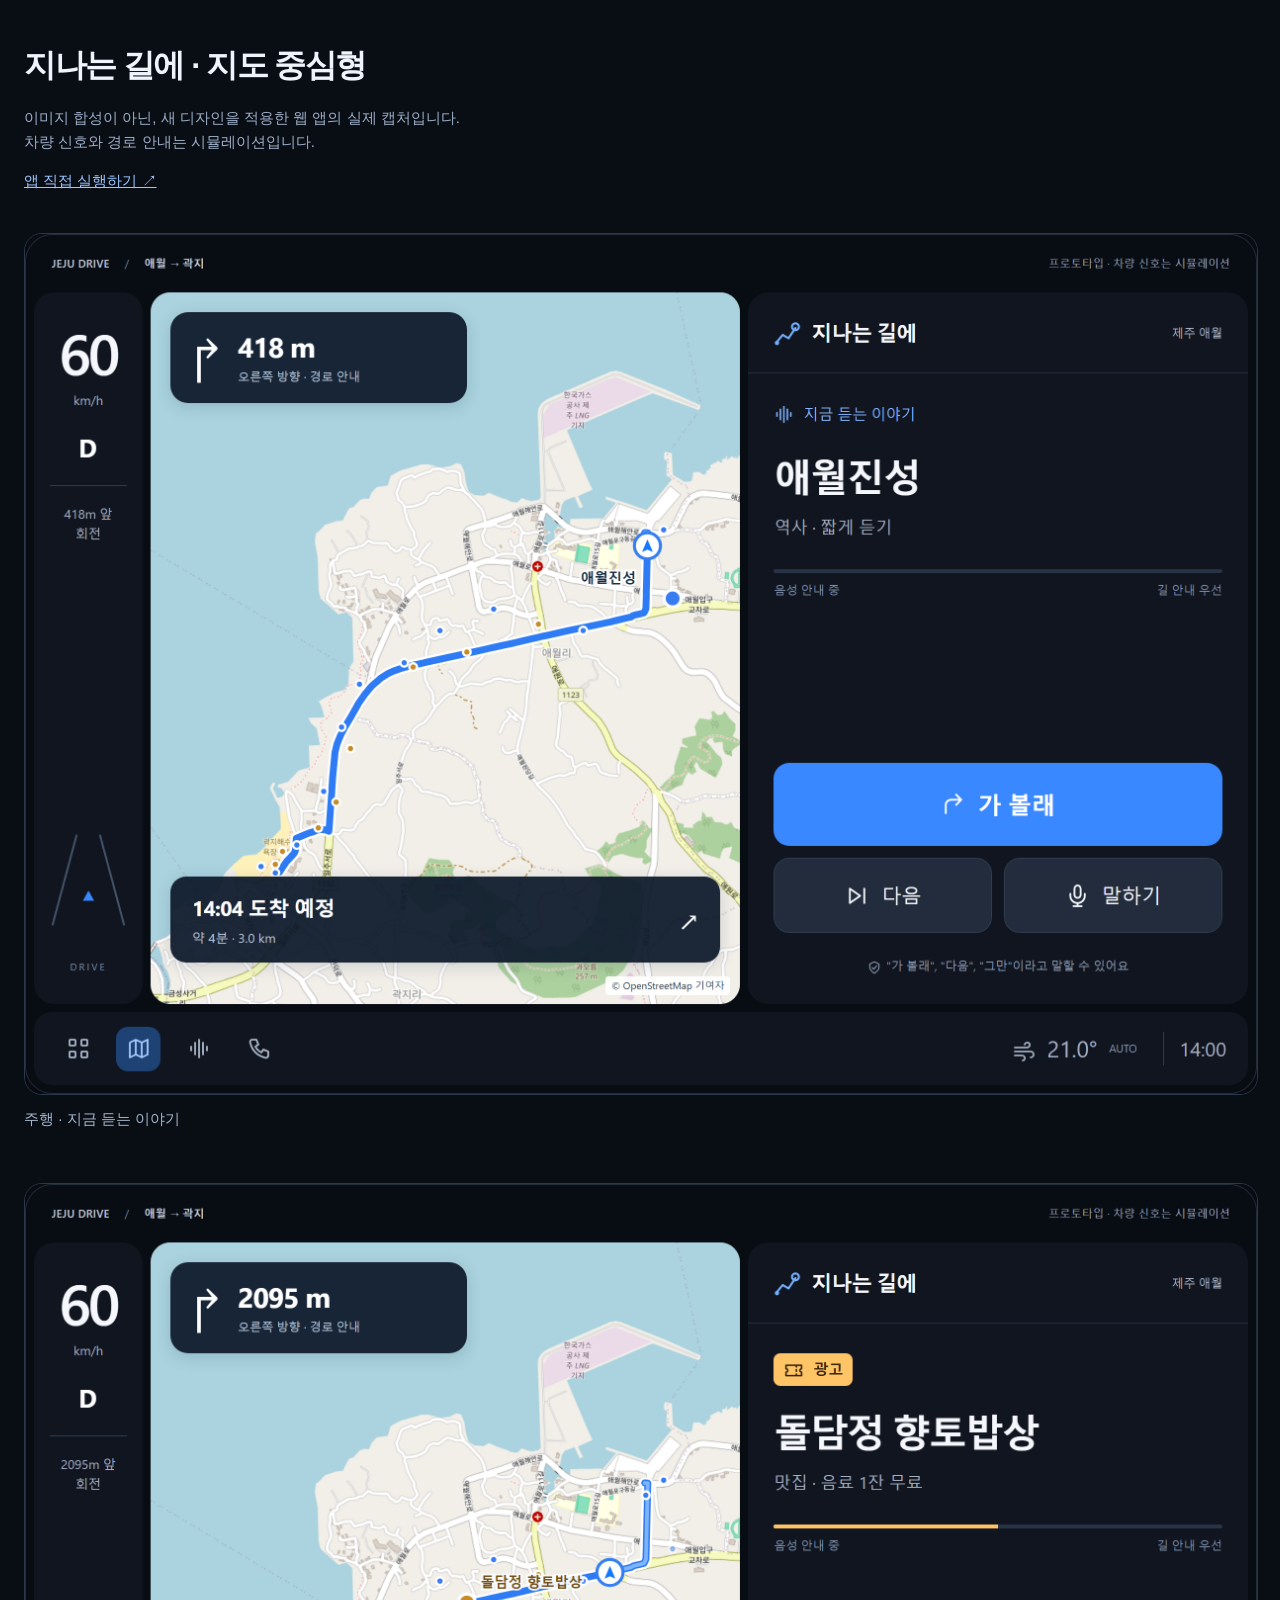
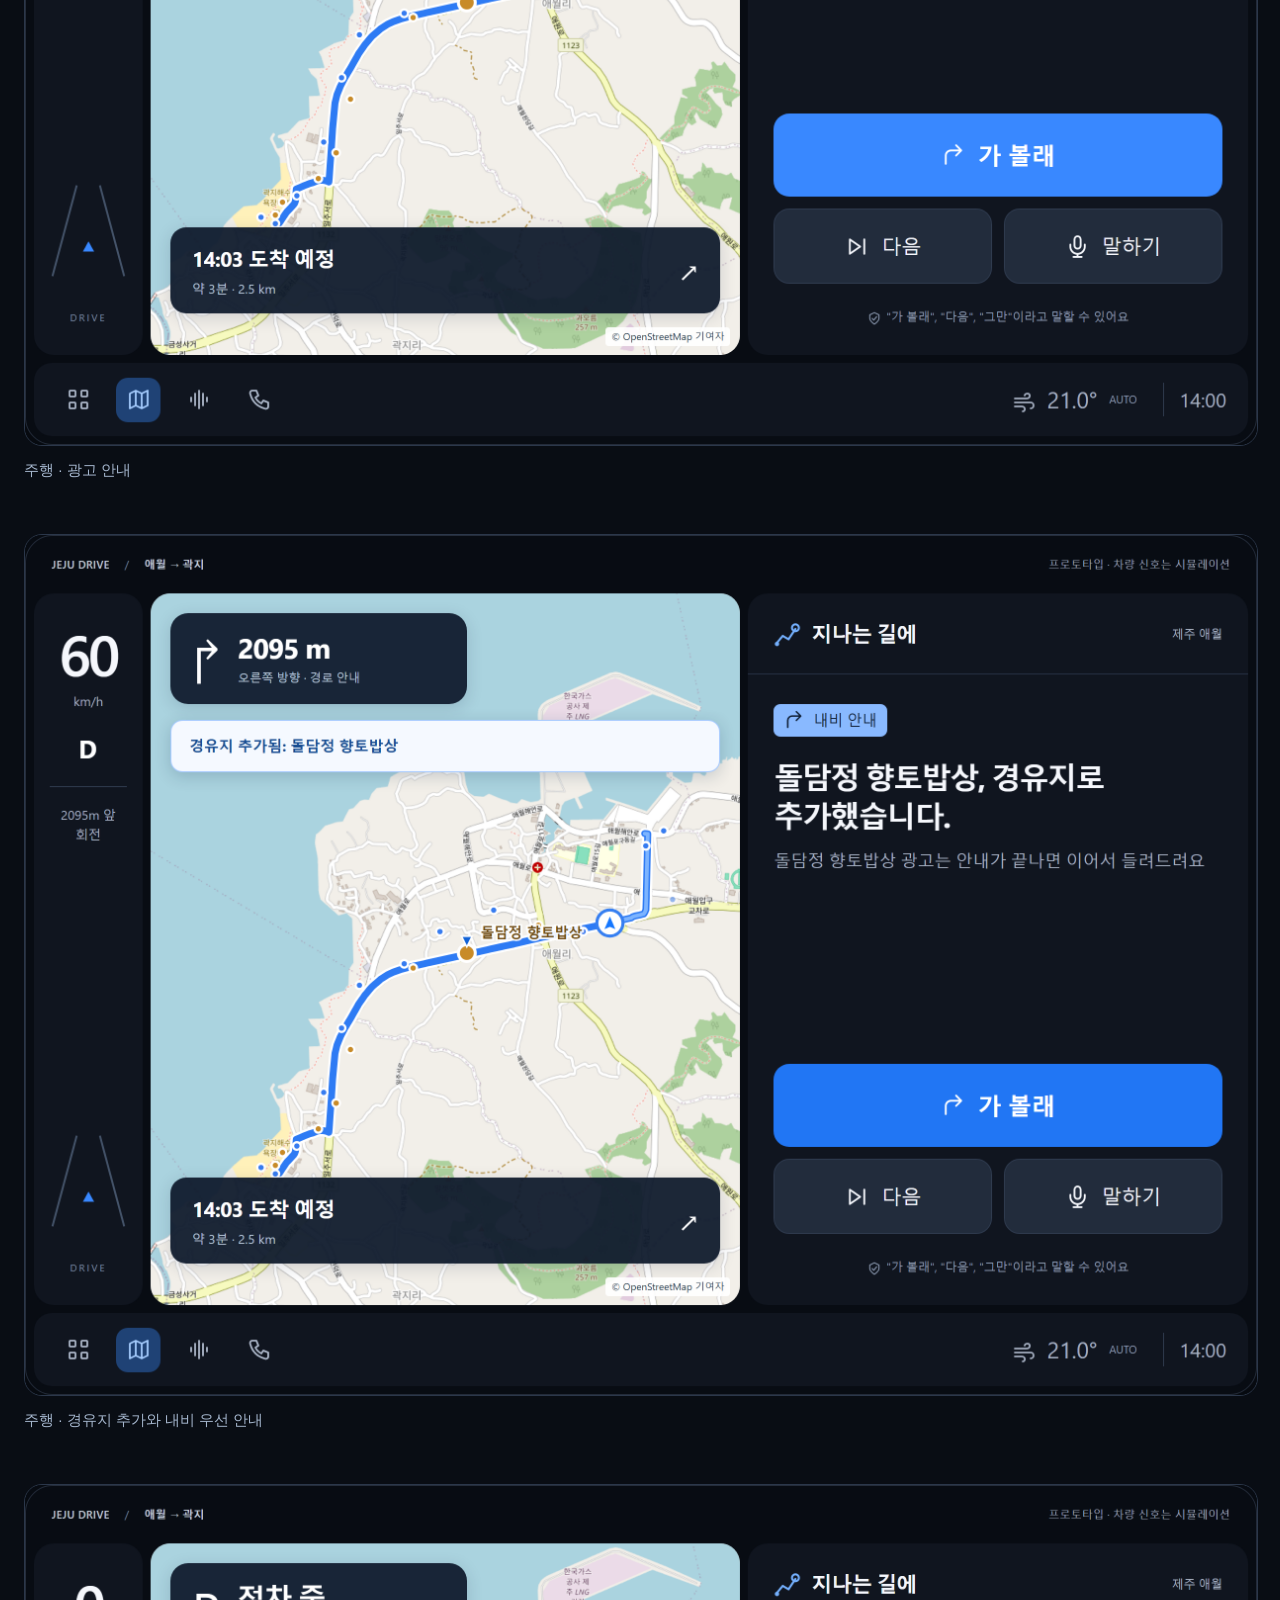
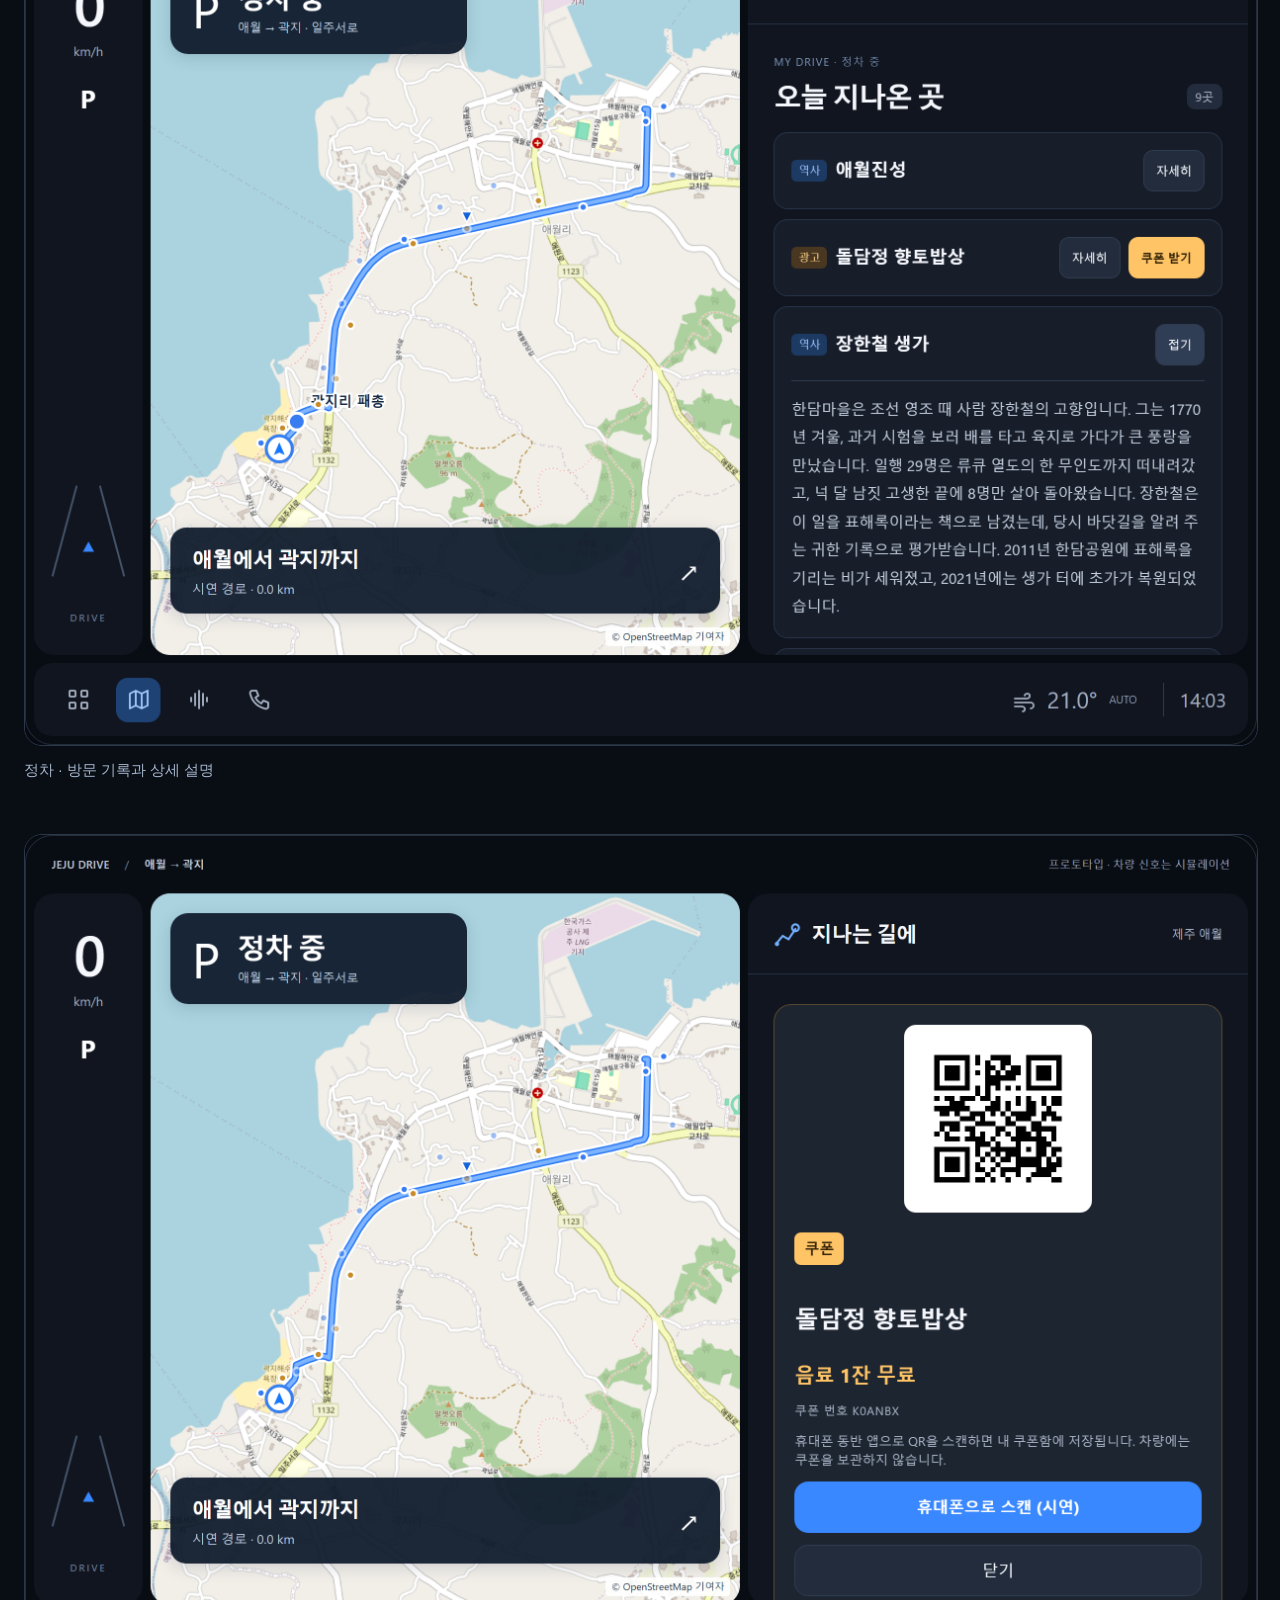
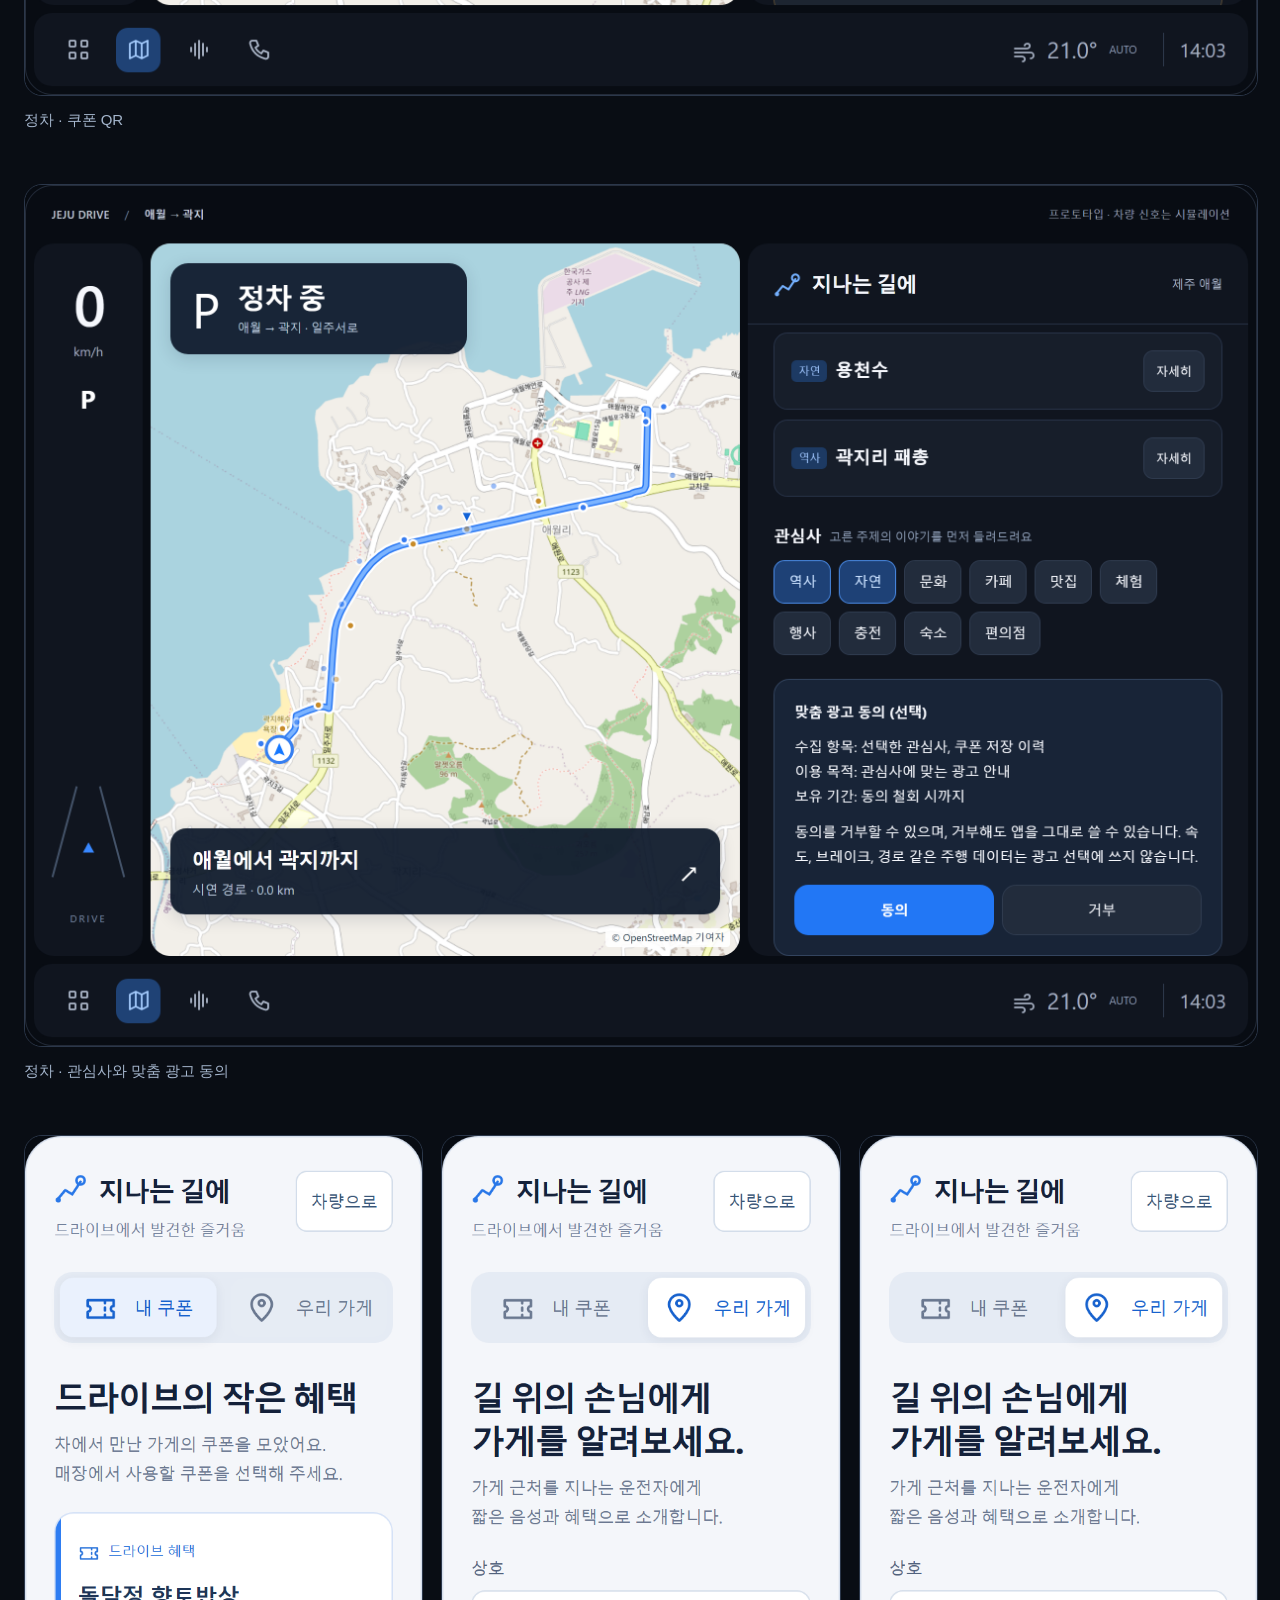
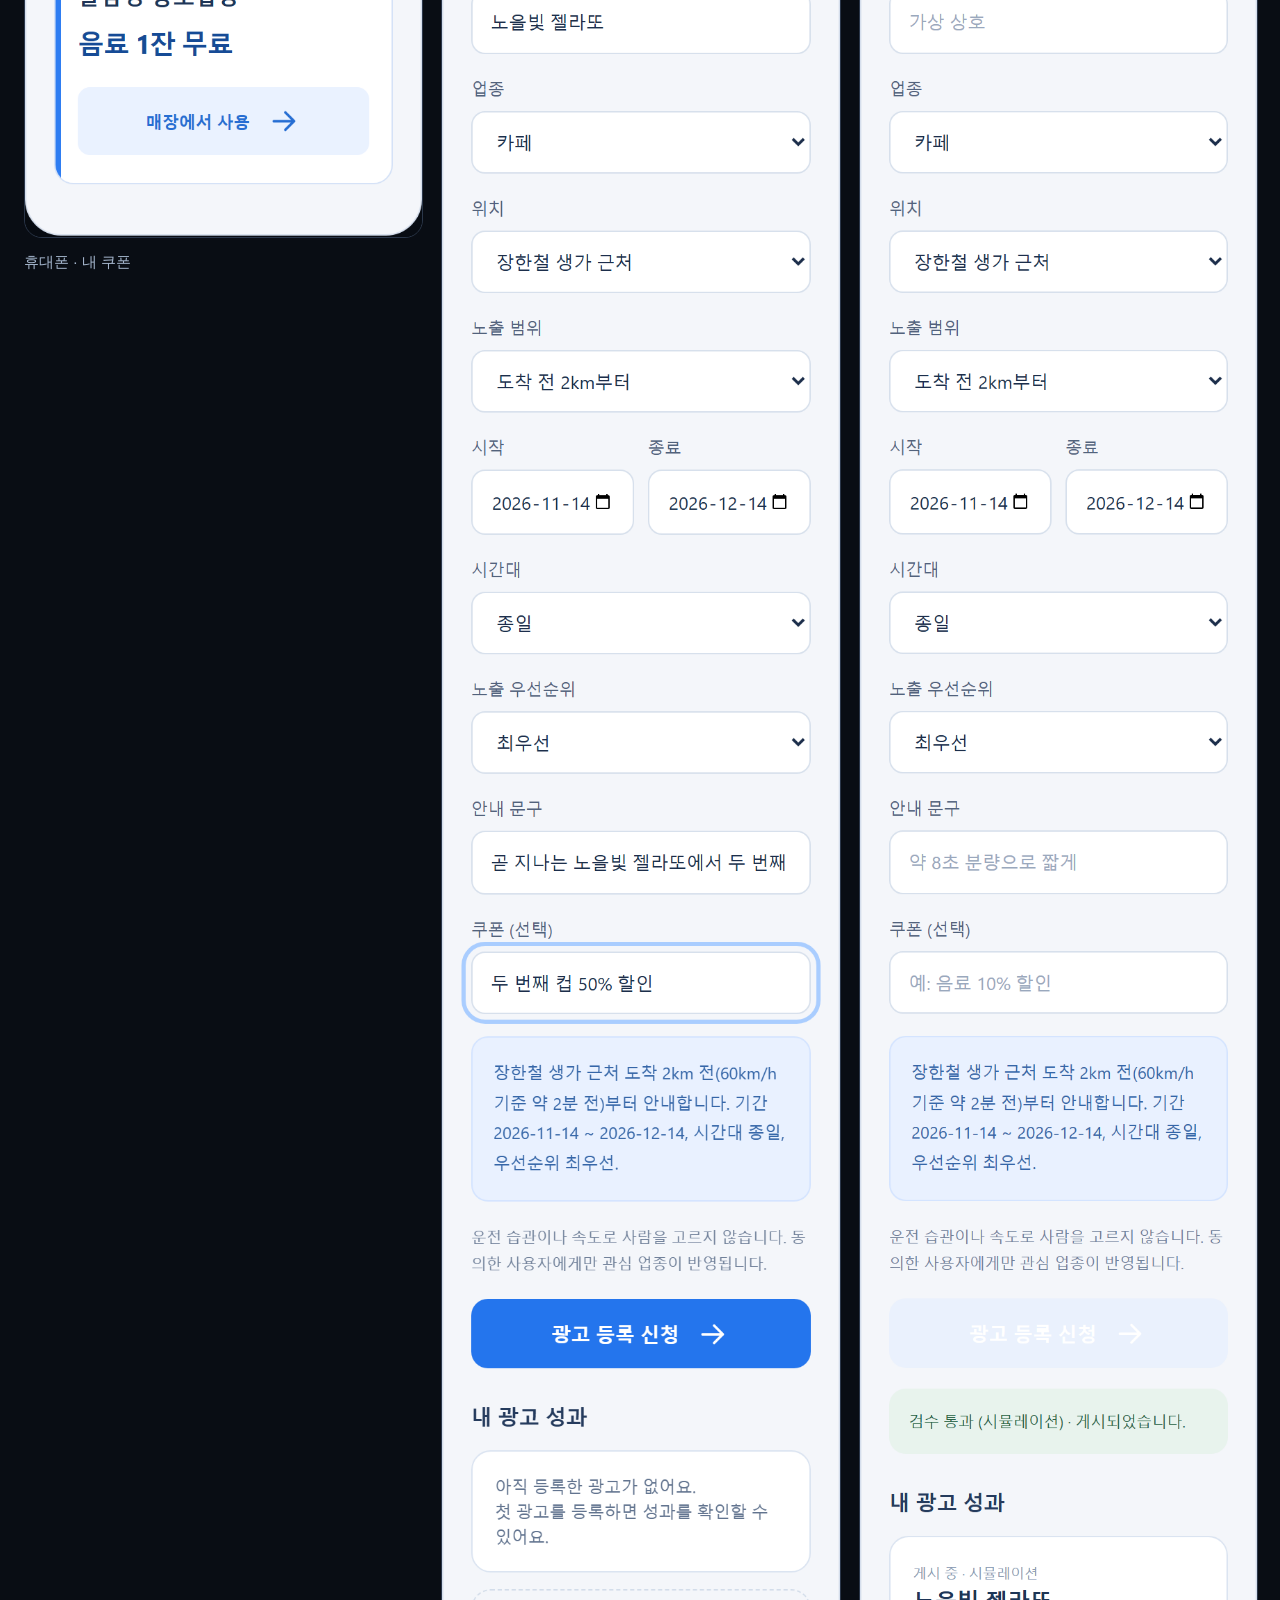
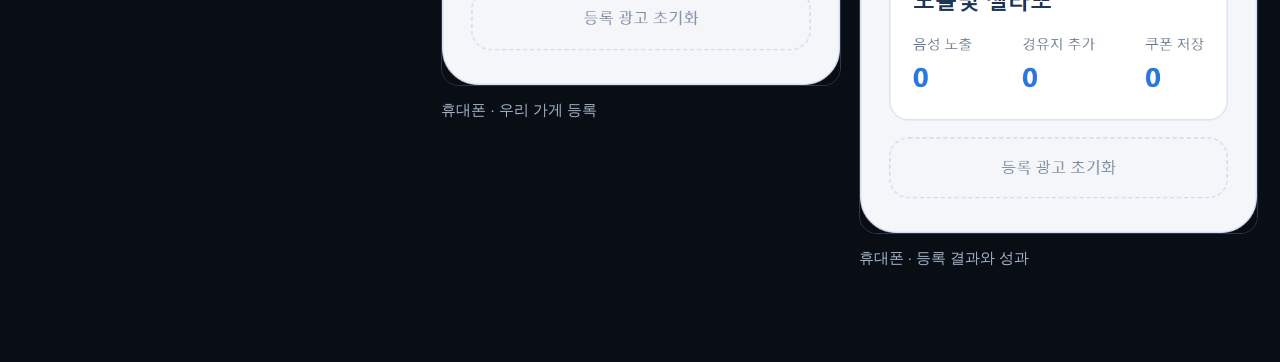
<file: design/index.html>
<!doctype html>
<html lang="ko">
<meta charset="utf-8"><meta name="viewport" content="width=device-width,initial-scale=1">
<title>지나는 길에 · 지도 중심형 디자인</title>
<style>html{color-scheme:dark}body{margin:0;background:#090d14;color:#eef3fc;font:15px/1.6 "Segoe UI","Malgun Gothic",sans-serif}main{max-width:1280px;margin:auto;padding:40px 24px}h1{letter-spacing:-1.5px;font-size:32px;margin:0 0 10px}p{color:#9daec7}a{color:#9cc6ff}header{margin-bottom:40px}figure{margin:0 0 40px}figure img{display:block;width:100%;border-radius:18px;border:1px solid #2b374a}figcaption{padding:12px 0;color:#a4b5cc}.phone-grid{display:grid;grid-template-columns:repeat(3,minmax(0,1fr));gap:20px;align-items:start}.phone-grid figure img{width:100%}@media(max-width:700px){.phone-grid{grid-template-columns:1fr}.phone-grid figure{max-width:380px;margin:auto}main{padding:24px 14px}h1{font-size:26px}}</style>
<main><header><h1>지나는 길에 · 지도 중심형</h1><p>이미지 합성이 아닌, 새 디자인을 적용한 웹 앱의 실제 캡처입니다.<br>차량 신호와 경로 안내는 시뮬레이션입니다.</p><a href="../prototype/index.html">앱 직접 실행하기 ↗</a></header>
<figure><img src="car-01-driving-story.png" alt="실제 지도 위 경로와 이야기 재생 화면"><figcaption>주행 · 지금 듣는 이야기</figcaption></figure>
<figure><img src="car-02-driving-ad.png" alt="광고를 노란 배지로 구분한 화면" loading="lazy"><figcaption>주행 · 광고 안내</figcaption></figure>
<figure><img src="car-03-navi-first.png" alt="경유지 추가 및 내비 안내 우선 화면" loading="lazy"><figcaption>주행 · 경유지 추가와 내비 우선 안내</figcaption></figure>
<figure><img src="car-06-parked-history.png" alt="정차 중 오늘 지나온 장소 기록" loading="lazy"><figcaption>정차 · 방문 기록과 상세 설명</figcaption></figure>
<figure><img src="car-07-coupon-qr.png" alt="휴대폰으로 가져가는 쿠폰 QR" loading="lazy"><figcaption>정차 · 쿠폰 QR</figcaption></figure>
<figure><img src="car-08-consent.png" alt="관심사 및 맞춤 광고 선택 동의" loading="lazy"><figcaption>정차 · 관심사와 맞춤 광고 동의</figcaption></figure>
<div class="phone-grid"><figure><img src="phone-01-coupon-wallet.png" alt="휴대폰 쿠폰함" loading="lazy"><figcaption>휴대폰 · 내 쿠폰</figcaption></figure><figure><img src="phone-02-advertiser-form.png" alt="휴대폰 광고 등록 화면" loading="lazy"><figcaption>휴대폰 · 우리 가게 등록</figcaption></figure><figure><img src="phone-03-advertiser-result.png" alt="광고 검수 결과와 성과 화면" loading="lazy"><figcaption>휴대폰 · 등록 결과와 성과</figcaption></figure></div>
</main></html>
</file>
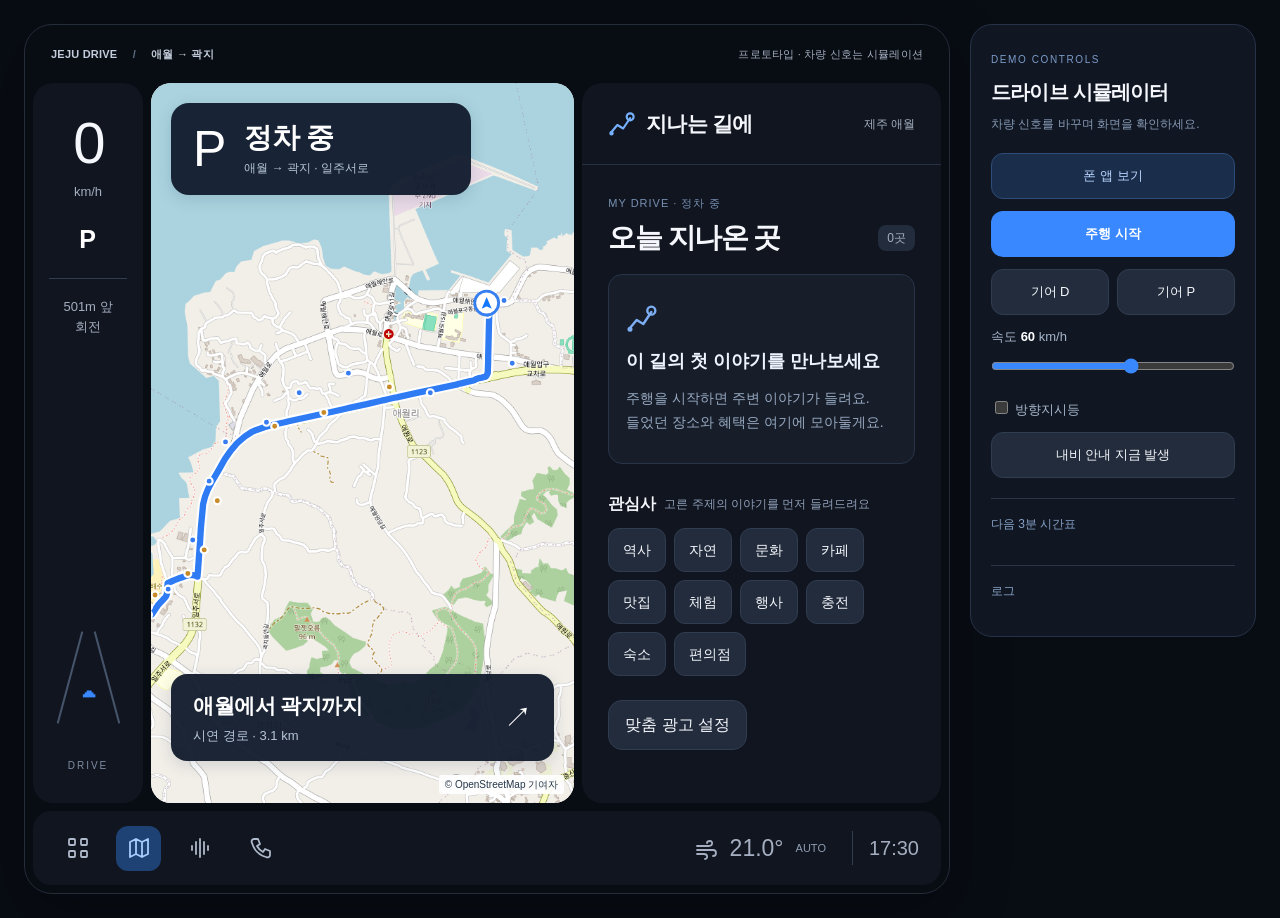
<file: prototype/index.html>
<!doctype html>
<html lang="ko">
<head>
<meta charset="utf-8">
<meta name="viewport" content="width=device-width, initial-scale=1">
<meta name="theme-color" content="#10151f">
<title>지나는 길에 · 제주 드라이브</title>
<link rel="stylesheet" href="b/style.css">
<link rel="stylesheet" href="phone/phone.css">
<link rel="stylesheet" href="b/map-first.css">
</head>
<body>
<main class="stage">
  <section class="car" aria-label="차량 화면 시뮬레이션">
    <div class="status"><span class="system-brand">JEJU DRIVE <span class="system-separator">/</span> 애월 → 곽지</span><span>프로토타입 · 차량 신호는 시뮬레이션</span></div>
    <div class="driving">
      <div class="speed"><b id="speed">0</b><small>km/h</small></div>
      <div id="gear" class="gearbox">P</div>
      <div id="tbt" class="tbt"></div>
      <div class="drive-lanes" aria-hidden="true"><span></span><b>▴</b><span></span></div>
      <span class="drive-caption">DRIVE</span>
    </div>
    <div class="navi">
      <svg id="map" viewBox="0 0 768 1024" role="img" aria-label="OpenStreetMap 기반 제주 애월~곽지 시연 경로"></svg>
      <div class="turn-card"><span id="turnIcon" aria-hidden="true">↱</span><div><b id="turnDistance">주행 준비</b><span id="turnRoad">애월 → 곽지 · 일주서로</span></div></div>
      <p id="waypoint" class="waypoint" role="status" hidden></p>
      <div class="arrival-card"><div><b id="arrivalTime">제주 드라이브</b><span id="arrivalMeta">애월~곽지 · 약 3.1 km</span></div><span aria-hidden="true">↗</span></div>
      <a class="map-credit" href="https://www.openstreetmap.org/copyright" target="_blank" rel="noopener">© OpenStreetMap 기여자</a>
    </div>
    <section class="app-window" aria-label="지나는 길에 앱">
      <header class="app-toolbar"><span class="app-brand"><span id="brandIcon" aria-hidden="true"></span><span id="appName"></span></span><span class="app-location">제주 애월</span></header>
      <div id="panel" class="app"></div>
    </section>
    <footer class="gnb"><div class="dock"><span class="dock-item" aria-label="앱 목록" data-icon="grid"></span><span class="dock-item selected" aria-label="지도" data-icon="map"></span><span class="dock-item" aria-label="오디오" data-icon="audio"></span><span class="dock-item" aria-label="전화" data-icon="phone"></span></div><div class="climate"><span data-icon="wind" aria-hidden="true"></span><span>21.0°</span><small>AUTO</small></div><time id="clock">14:32</time></footer>
  </section>

  <aside id="console" class="console" aria-label="차량 신호 조작 패널">
    <div class="console-heading"><span class="console-kicker">DEMO CONTROLS</span><h1>드라이브 시뮬레이터</h1><p>차량 신호를 바꾸며 화면을 확인하세요.</p></div>
    <button id="showPhone">폰 앱 보기</button>
    <button id="start">주행 시작</button>
    <div class="row">
      <button id="gearD">기어 D</button>
      <button id="gearP">기어 P</button>
    </div>
    <label>속도 <output id="speedOut">60</output> km/h
      <input id="speedInput" type="range" min="5" max="100" step="5" value="60">
    </label>
    <label><input id="signal" type="checkbox"> 방향지시등</label>
    <button id="naviNow">내비 안내 지금 발생</button>
    <h2>다음 3분 시간표</h2>
    <ol id="plan"></ol>
    <h2>로그</h2>
    <ol id="log"></ol>
  </aside>

  <aside id="phone" class="phone" aria-label="휴대폰 동반 앱 시뮬레이션" hidden></aside>
</main>

<script src="shared/app.js"></script>
<script src="b/icons.js"></script>
<script src="a/route.js"></script>
<script src="b/content.js"></script>
<script src="a/planner.js"></script>
<script src="b/audio.js"></script>
<script src="b/screen.js"></script>
<script src="a/sim.js"></script>
<script src="phone/phone.js"></script>
</body>
</html>
</file>
<file: prototype/b/style.css>
:root {
  --bg: #0f1216; --panel: #1b2027; --raised: #252b34; --text: #f2f4f7; --muted: #9aa4b2; --line: #2d343e;
  --accent: #4cc2a4; --accent-ink: #06231c; --ad: #f2b04c; --ad-ink: #2b1d05; --navi: #6aa9ff; --navi-ink: #06182f;
}
* { box-sizing: border-box; }
body { margin: 0; background: #05070a; color: var(--text); font-family: "Pretendard", "Malgun Gothic", "Apple SD Gothic Neo", system-ui, sans-serif; }
button { font: inherit; color: var(--text); background: #2a313b; border: 1px solid var(--line); border-radius: 12px; padding: 12px 16px; cursor: pointer; }
button:disabled { opacity: 0.4; cursor: default; }
button.primary { background: var(--accent); border-color: var(--accent); color: var(--accent-ink); font-weight: 700; }
button:focus-visible { outline: 3px solid var(--navi); outline-offset: 2px; }
.stage { display: grid; grid-template-columns: minmax(0, 1fr) 300px; gap: 12px; padding: 12px; min-height: 100vh; }

/* Car screen: Driving view (left), navigation (middle), this app's window (right). */
.car { display: grid; grid-template: 36px 1fr 48px / 220px 1fr 1fr; background: var(--bg); border-radius: 16px; overflow: hidden; }
.status { grid-column: 1 / -1; display: flex; justify-content: space-between; align-items: center; padding: 0 16px; color: var(--muted); font-size: 13px; }
#appName { color: var(--text); font-weight: 700; }
.driving { background: var(--panel); padding: 24px; display: flex; flex-direction: column; gap: 20px; }
.speed b { font-size: 64px; font-variant-numeric: tabular-nums; }
.speed small { margin-left: 6px; color: var(--muted); }
.gearbox { font-size: 32px; color: var(--accent); font-weight: 700; }
.tbt { color: var(--muted); font-size: 18px; }
.navi { border-left: 1px solid var(--line); padding: 12px; position: relative; }
.navi svg { width: 100%; height: 100%; }
.waypoint { position: absolute; left: 16px; right: 16px; top: 12px; margin: 0; padding: 12px; border-radius: 10px; background: var(--accent); color: var(--accent-ink); font-weight: 700; text-align: center; }
.road { fill: none; stroke: #3a4350; stroke-width: 10; stroke-linecap: round; stroke-linejoin: round; }
.passed { fill: none; stroke: var(--navi); stroke-width: 6; stroke-linecap: round; stroke-linejoin: round; opacity: 0.8; }
.place { stroke: var(--bg); stroke-width: 2; }
.place.story { fill: var(--accent); }
.place.ad { fill: var(--ad); }
.place.heard { opacity: 0.45; }
.place.active { opacity: 1; stroke: #fff; stroke-width: 3; }
.pin { fill: #ff6b6b; stroke: #fff; stroke-width: 1.5; }
.carDot { fill: #fff; stroke: var(--navi); stroke-width: 4; }
.gnb { grid-column: 1 / -1; display: flex; align-items: center; justify-content: center; color: var(--muted); border-top: 1px solid var(--line); font-size: 13px; }

/* App window */
.app { border-left: 1px solid var(--line); padding: 28px; overflow: auto; max-height: calc(100vh - 108px); }
.label { margin: 0 0 10px; }
.badge { display: inline-block; margin: 0; padding: 4px 10px; border-radius: 999px; font-size: 14px; font-weight: 700; background: var(--raised); color: var(--muted); }
.badge.story { background: var(--accent); color: var(--accent-ink); }
.badge.ad { background: var(--ad); color: var(--ad-ink); }
.badge.navi-prompt { background: var(--navi); color: var(--navi-ink); }
.title { font-size: 34px; line-height: 1.25; margin: 0 0 8px; word-break: keep-all; }
.meta { color: var(--muted); font-size: 18px; margin: 0 0 16px; }
.now { min-height: 170px; }
.now.navi-prompt .title { font-size: 28px; }
.progress { height: 6px; border-radius: 3px; background: var(--raised); overflow: hidden; margin-bottom: 24px; }
.progress span { display: block; height: 100%; width: 0; background: var(--accent); }
.now.ad .progress span { background: var(--ad); }
.controls { display: grid; grid-template-columns: 1fr 1fr; gap: 12px; }
.controls button { font-size: 24px; padding: 22px; min-height: 76px; }
.controls .primary { grid-column: 1 / -1; }
.controls .listening { background: var(--navi); border-color: var(--navi); color: var(--navi-ink); }
.hint { color: var(--muted); font-size: 15px; margin: 16px 0 0; }

.parked-head { display: flex; align-items: baseline; justify-content: space-between; gap: 8px; }
.parked-head .title { font-size: 28px; }
.count { color: var(--muted); }
.heard { list-style: none; padding: 0; margin: 8px 0 0; }
.heard li { padding: 12px 0; border-bottom: 1px solid var(--line); }
.heard li.empty { color: var(--muted); line-height: 1.5; }
.row-head { display: flex; align-items: center; gap: 10px; flex-wrap: wrap; }
.row-head b { flex: 1; min-width: 120px; font-size: 18px; }
.actions { display: flex; gap: 6px; }
.actions button { padding: 8px 12px; font-size: 14px; }
.actions button[data-coupon] { background: var(--ad); border-color: var(--ad); color: var(--ad-ink); font-weight: 700; }
.actions button.saved { background: var(--raised); border-color: var(--line); color: var(--muted); }
.tag { font-size: 12px; padding: 3px 8px; border-radius: 999px; background: var(--raised); color: var(--accent); }
.tag.ad { color: var(--ad); }
.detail { margin: 10px 0 0; color: #d6dbe2; line-height: 1.7; font-size: 16px; }
.app h3 { margin: 24px 0 8px; font-size: 16px; }
.app h3 small { color: var(--muted); font-weight: 400; margin-left: 6px; }
.chips { display: flex; flex-wrap: wrap; gap: 8px; margin-bottom: 16px; }
.chips button { padding: 10px 14px; }
.chips button[aria-pressed="true"] { background: var(--accent); border-color: var(--accent); color: var(--accent-ink); }
.consent { background: var(--panel); border-radius: 12px; padding: 14px; font-size: 14px; line-height: 1.6; }
.consent p { margin: 0 0 8px; }
.note { color: var(--accent); }

.qr-card { display: flex; gap: 20px; align-items: flex-start; background: var(--panel); border: 1px solid var(--ad); border-radius: 16px; padding: 18px; margin-bottom: 20px; }
.qr-image { flex: 0 0 180px; background: #fff; border-radius: 10px; padding: 6px; }
.qr-image svg { display: block; width: 100%; height: auto; }
.qr-info { display: flex; flex-direction: column; gap: 8px; min-width: 0; }
.qr-info h3 { margin: 0; font-size: 22px; }
.qr-info p { margin: 0; }
.qr-info .badge { align-self: flex-start; }
.qr-info .coupon { color: var(--ad); font-size: 20px; font-weight: 700; }
.qr-info .code { color: var(--muted); font-variant-numeric: tabular-nums; letter-spacing: 0.05em; }
.qr-info .note { color: var(--muted); font-size: 14px; line-height: 1.5; }
.qr-info .done { color: var(--accent); font-weight: 700; }

/* Demo video subtitles (?caption or ?demo): outside the car screen. */
.caption { position: fixed; left: 50%; bottom: 24px; transform: translateX(-50%); max-width: min(900px, 90vw); padding: 12px 18px; border-radius: 12px; background: rgba(0, 0, 0, 0.82); color: #fff; font-size: 22px; line-height: 1.45; z-index: 20; }
.caption .who { display: inline-block; margin-right: 10px; padding: 2px 8px; border-radius: 6px; font-size: 15px; font-weight: 700; background: var(--accent); color: var(--accent-ink); vertical-align: 2px; }
.caption .who.ad { background: var(--ad); color: var(--ad-ink); }
.caption .who.navi-prompt { background: var(--navi); color: var(--navi-ink); }
.caption .who.driver { background: #fff; color: #000; }

/* Control panel (simulation, A) */
.console { background: var(--panel); border-radius: 16px; padding: 16px; display: flex; flex-direction: column; gap: 12px; font-size: 14px; }
.console h1 { font-size: 18px; margin: 0; }
.console h2 { font-size: 14px; margin: 8px 0 0; color: var(--muted); }
.console ol { margin: 0; padding-left: 18px; max-height: 180px; overflow: auto; }
.console input[type="range"] { width: 100%; }
.row { display: flex; gap: 8px; }
.row button { flex: 1; }

/* Portrait car screens and narrow windows: one column. */
@media (max-width: 900px) {
  .stage { grid-template-columns: 1fr; }
  .car { grid-template: 36px auto minmax(260px, auto) auto 48px / 1fr; }
  .driving { flex-direction: row; align-items: center; justify-content: space-between; padding: 16px 24px; }
  .navi, .app { border-left: 0; border-top: 1px solid var(--line); }
  .app { max-height: none; }
  .qr-card { flex-direction: column; }
  .qr-image { flex-basis: auto; width: 200px; }
}
</file>
<file: prototype/phone/phone.css>
[hidden] { display: none !important; }
.phone { background: var(--panel); border-radius: 28px; padding: 16px; display: flex; flex-direction: column; gap: 12px; font-size: 14px; max-height: calc(100vh - 24px); overflow: auto; }
.phone-top { display: flex; justify-content: space-between; align-items: center; gap: 8px; }
.phone-top button { padding: 8px 10px; font-size: 12px; }
.phone .row button[aria-pressed="true"] { background: var(--accent); color: #06231c; }
.phone form { display: flex; flex-direction: column; gap: 10px; }
.phone form label { display: flex; flex-direction: column; gap: 4px; color: var(--muted); flex: 1; min-width: 0; }
.phone input, .phone select { font: inherit; color: var(--text); background: #2a313b; border: 1px solid var(--line); border-radius: 8px; padding: 8px; width: 100%; }
.phone h3 { margin: 8px 0; font-size: 14px; color: var(--muted); }
.phone ul { list-style: none; margin: 0; padding: 0; }
.phone li { padding: 8px 0; border-bottom: 1px solid var(--line); line-height: 1.5; }
.phone .note { margin: 0; font-size: 12px; }
.phone .preview { margin: 0; padding: 10px; border-radius: 8px; background: #2a313b; line-height: 1.5; }
</file>
<file: prototype/b/map-first.css>
/* Map-first product skin. All assets are local; driving and parked states share tokens. */
:root{color-scheme:dark;--bg:#10151f;--panel:#171e2a;--raised:#222c3c;--text:#f5f7fc;--muted:#a5afc1;--line:#303c50;--accent:#3988ff;--accent-ink:#fff;--ad:#ffc466;--ad-ink:#342307;--navi:#89b9ff;--navi-ink:#101f35}
body{background:#080c13;font-family:"Segoe UI","Malgun Gothic",sans-serif;line-height:1.5}
button,input,select{font:inherit}button{min-height:48px;border-color:var(--line);border-radius:14px;background:var(--raised);transition:background .12s}button:hover:enabled{background:#303e55}button.primary{background:var(--accent);color:var(--accent-ink);border-color:transparent}button.primary:hover:enabled{background:#2176f4}button:disabled{opacity:.38}button:focus-visible,a:focus-visible,input:focus-visible,select:focus-visible{outline:3px solid #a9cdff;outline-offset:4px}.icon{display:inline-block;width:24px;height:24px;flex-shrink:0;vertical-align:middle}button .icon{width:25px;height:25px}button{display:inline-flex;align-items:center;justify-content:center;gap:12px}
.stage{grid-template-columns:minmax(0,1fr) 286px;gap:20px;padding:24px;align-items:start;min-height:100vh;max-width:2200px;margin:0 auto}.car{grid-template:42px minmax(600px,calc(100vh - 180px)) 74px / 110px minmax(0,1.18fr) minmax(350px,1fr);gap:8px;padding:8px;background:#080c13;border:1px solid #252d3b;border-radius:28px;overflow:hidden;box-shadow:0 20px 60px #0004}.status{padding:0 18px;font-size:11px;letter-spacing:.02em}.system-brand{color:#c3ccda;font-weight:600}.system-separator{color:#5e6f85;padding:0 12px}.driving{border-radius:20px;background:var(--bg);padding:30px 16px;align-items:center;text-align:center;gap:26px}.speed{display:flex;flex-direction:column;align-items:center}.speed b{font-size:58px;line-height:1.05;letter-spacing:-3px;font-weight:500}.speed small{margin:8px 0 0;font-size:13px}.gearbox{font-size:25px;line-height:1;letter-spacing:1px;color:#fff}.tbt{font-size:13px;word-break:keep-all;color:var(--muted);padding-top:18px;border-top:1px solid var(--line)}.drive-lanes{display:flex;justify-content:center;align-items:center;gap:10px;height:110px;width:100%;margin-top:auto;overflow:hidden}.drive-lanes span{height:95px;border-left:2px solid #45546a;transform:rotate(15deg)}.drive-lanes span:last-child{transform:rotate(-15deg)}.drive-lanes b{font-size:30px;color:var(--accent);padding-top:30px}.drive-caption{font-size:10px;letter-spacing:2px;color:#7f8da3}
.navi{position:relative;border:0;border-radius:20px;padding:0;background:#e5e5da;overflow:hidden;min-height:500px;isolation:isolate}.navi #map{display:block;width:100%;height:100%;position:absolute;inset:0}.turn-card{position:absolute;top:20px;left:20px;right:20px;display:flex;gap:18px;align-items:center;max-width:300px;padding:18px 22px;border-radius:18px;background:#101b2df2;color:#fff;box-shadow:0 4px 16px #1a294526}.turn-card>span{font-size:50px;line-height:1}.turn-card>div{display:flex;flex-direction:column;gap:4px}.turn-card b{font-size:28px;line-height:1.2;letter-spacing:-.8px}.turn-card div span{font-size:12px;color:#b6c5d9;word-break:keep-all}.arrival-card{position:absolute;bottom:42px;left:20px;right:20px;display:flex;align-items:center;justify-content:space-between;background:#101b2df2;border-radius:16px;padding:16px 22px;color:#fff;box-shadow:0 4px 16px #1a294526}.arrival-card>div{display:flex;flex-direction:column;gap:4px}.arrival-card b{font-size:21px;letter-spacing:-.5px}.arrival-card div span{font-size:13px;color:#b8c6d9}.arrival-card>span{font-size:28px}.map-credit{position:absolute;bottom:9px;right:10px;color:#23374b;background:#ffffffe8;font-size:10px;padding:2px 6px;border-radius:3px;text-decoration:none}.waypoint{top:128px;left:20px;right:20px;border:1px solid #a5caff;box-shadow:0 4px 15px #142e4b30;background:#f5f9ff;color:#174c92;text-align:left;font-size:15px;padding:14px 18px;margin:0;border-radius:12px}
.road-casing{fill:none;stroke:#fff;stroke-width:15;stroke-linecap:round;stroke-linejoin:round}.road{stroke:#2e7bf4;stroke-width:9}.passed{stroke:#7cb4ff;stroke-width:5;opacity:1}.place{stroke:#fff;stroke-width:3}.place.story{fill:#377cf0}.place.ad{fill:#c88b28}.place.heard{opacity:.5}.place.active{stroke:#fff;stroke-width:4;opacity:1}.carDot{fill:#fff;stroke:#367ff1;stroke-width:4}.car-arrow{fill:#1477ff;stroke:#fff;stroke-width:2;stroke-linejoin:round}.pin{fill:#1263d7;stroke:#fff;stroke-width:2}.map-place-label{fill:#172b46;stroke:#fffffff2;stroke-width:5px;paint-order:stroke;font-size:18px;font-weight:700;font-family:"Malgun Gothic",sans-serif}.map-place-label.ad{fill:#704c14}
.app-window{display:flex;flex-direction:column;min-width:0;min-height:0;background:var(--bg);border-radius:20px;overflow:hidden}.app-toolbar{display:flex;align-items:center;justify-content:space-between;gap:10px;padding:22px 26px;border-bottom:1px solid #273144;min-height:82px}.app-brand{display:flex;align-items:center;gap:10px;font-size:21px;font-weight:700;letter-spacing:-.8px}.app-brand>.icon,#brandIcon .icon{color:#75b1ff;width:28px;height:28px}.app-location{font-size:12px;color:var(--muted);white-space:nowrap}.app{border:0;padding:30px 26px;flex:1;min-height:0;max-height:none;overflow:auto;scrollbar-width:thin;scrollbar-color:#3a4962 transparent}.app-driving{display:flex;flex-direction:column;min-height:100%;gap:24px}.now{min-height:200px}.label{margin:0 0 22px}.badge{padding:0;background:none;border-radius:0;font-size:15px;font-weight:500;display:inline-flex;align-items:center;gap:9px;color:var(--muted)}.badge .icon{width:21px;height:21px}.badge.story{background:none;color:#83b5ff}.badge.ad{background:#ffc466;color:#342307;padding:5px 10px;border-radius:7px;font-weight:700}.badge.navi-prompt{background:#89b9ff;color:#101f35;padding:5px 10px;border-radius:7px}.title{font-size:clamp(30px,2.4vw,44px);font-weight:700;line-height:1.3;letter-spacing:-1.5px;margin:0 0 12px;overflow-wrap:anywhere}.meta{font-size:17px;line-height:1.55;margin:0;color:var(--muted);word-break:keep-all}.now.navi-prompt .title{font-size:30px}.now.idle .title{font-size:30px;color:#d4dcea}.progress{height:4px;background:#293348;margin:30px 0 0;border-radius:2px}.progress span{background:var(--accent)}.playback-status{font-size:12px;color:#7f90aa;margin:8px 0 0;display:flex;justify-content:space-between}.controls{margin-top:auto;grid-template-columns:1fr 1fr;gap:12px}.controls button{min-height:76px;font-size:20px;padding:18px 12px;border-radius:16px}.controls .primary{min-height:84px;font-size:24px;grid-column:1/-1;box-shadow:none}.controls button.listening{background:#2b5386;color:#fff;border-color:#679fe6}.hint{font-size:12px;line-height:1.5;color:#8e9cb3;margin:0;text-align:center}.hint .icon{width:14px;height:14px;margin-right:5px}.gnb{padding:0 22px;border:0;background:var(--bg);border-radius:18px;display:flex;justify-content:space-between;align-items:center;gap:16px}.dock{display:flex;align-items:center;gap:16px}.dock-item{height:45px;min-width:45px;border-radius:12px;display:flex;align-items:center;justify-content:center;color:#aeb9cb}.dock-item.selected{background:#1f4275;color:#a6cdff}.dock-item .icon{width:24px;height:24px}.climate{display:flex;align-items:center;gap:12px;margin-left:auto;padding-right:26px;border-right:1px solid var(--line);font-size:23px}.climate small{font-size:11px;color:#8f9db2}.gnb time{font-size:20px;font-variant-numeric:tabular-nums}
.parked-head{gap:14px;align-items:center;margin-bottom:18px}.parked-head .title{font-size:28px;margin:0}.count{background:var(--raised);border-radius:8px;padding:4px 9px;font-size:12px;white-space:nowrap}.section-eyebrow{margin:0 0 8px;font-size:11px;letter-spacing:1px;color:#7891b4}.heard{margin:0 0 28px;display:flex;flex-direction:column;gap:10px}.heard li{background:var(--panel);border:1px solid #293449;border-radius:14px;padding:17px}.row-head{gap:8px;align-items:center}.row-head b{font-size:18px;min-width:100px}.actions{gap:8px;margin-left:auto}.actions button{min-height:42px;border-radius:10px;padding:8px 12px;font-size:12px}.tag{padding:3px 7px;border-radius:5px;background:#1d3a63;color:#a1c7ff;font-size:11px}.tag.ad{background:#493722;color:#ffd58b}.actions button[data-coupon]{color:#342307;background:var(--ad);font-weight:700}.actions button.saved{background:#263957;color:#a9cfff}.detail{font-size:15px;color:#c2ccdc;line-height:1.9;border-top:1px solid var(--line);padding-top:14px;margin-top:15px}.empty-state{display:flex;flex-direction:column;align-items:flex-start;gap:12px;padding:12px 0}.empty-state .icon{width:32px;height:32px;color:#7eaff5}.empty-state strong{color:#edf3ff;font-size:18px}.empty-state p{margin:0;color:#97a8c0;font-size:14px;line-height:1.7}.app h3{display:flex;align-items:center;flex-wrap:wrap;gap:8px;font-size:16px;margin:24px 0 12px}.app h3 small{font-size:12px;margin:0;color:#8f9fb8}.chips{gap:8px;margin-bottom:24px}.chips button{font-size:14px;min-height:44px;padding:9px 14px;border-radius:11px}.chips button[aria-pressed="true"]{background:#1e4176;border-color:#4b8ce8;color:#cae1ff}.consent{padding:20px;border:1px solid #33445e;border-radius:16px;background:#182437;font-size:14px;line-height:1.8}.consent .row{margin-top:16px}.consent p{margin:0 0 10px}.note{font-size:13px;line-height:1.7;color:#9eb7dc}.qr-card{flex-direction:column;border:1px solid #584a33;border-radius:18px;padding:20px;background:#1d2531;gap:20px}.qr-image{flex-basis:auto;width:190px;margin:0 auto;background:#fff;padding:10px;border-radius:12px}.qr-info{width:100%;gap:12px}.qr-info h3{font-size:24px}.qr-info .coupon{font-size:20px}.qr-info .code{font-size:12px}.qr-info .note{font-size:13px}.qr-info .done{color:#9ac6ff}.qr-info button{min-height:52px}.qr-info .badge{align-self:flex-start}
.console{padding:24px 20px;background:#101723;border:1px solid #273248;border-radius:22px;gap:12px;font-size:13px;max-height:calc(100vh - 48px);overflow:auto;scrollbar-width:thin}.console-heading{margin-bottom:8px}.console-kicker{color:#7c9bc9;font-size:10px;letter-spacing:1.6px}.console h1{font-size:20px;margin:8px 0;letter-spacing:-.8px}.console-heading p{color:#8799b4;font-size:12px;margin:0}.console button{min-height:46px;font-size:13px;padding:12px;border-radius:12px}.console #start{background:var(--accent);color:white;border:0;font-weight:700}.console #showPhone{background:#1a2d4a;color:#b9d5ff;border-color:#2d4c77}.console h2{font-size:12px;font-weight:500;color:#88a2c7;border-top:1px solid #293449;padding-top:16px;margin:8px 0 0}.console label{color:#a7b6ca}.console input[type=range]{accent-color:var(--accent);margin:12px 0}.console input[type=checkbox]{accent-color:var(--accent)}.console ol{font-size:11px;color:#8e9db5;line-height:1.8;max-height:140px}.console output{color:#fff;font-weight:600}.caption{bottom:24px;border:1px solid #435572;border-radius:14px;box-shadow:0 8px 30px #0006}
/* Companion: a phone-sized surface with native tabs, grouped forms and coupon tickets. */
.phone{background:#f4f6fa;color:#14213a;color-scheme:light;padding:24px 20px;border-radius:26px;gap:22px;border:1px solid #d5deec;max-height:calc(100vh - 48px);font-size:14px;scrollbar-width:thin;--text:#17243c;--muted:#64738b;--line:#dce3ed;--panel:#fff;--raised:#eaf0f9}.phone-top{align-items:flex-start;gap:12px}.phone-top .phone-brand{display:flex;align-items:center;gap:8px;font-size:19px;letter-spacing:-1px;font-weight:700}.phone-top .phone-brand .icon{color:#2877e8;width:24px;height:24px}.phone-top .phone-caption{margin:6px 0 0;font-size:11px;color:#71809a}.phone-top button{font-size:10px;padding:6px 10px;min-height:32px;border-radius:8px;color:#526783;background:#e5ebf5;white-space:nowrap}.phone-tabs{background:#e5ebf4;padding:4px;border-radius:13px;gap:3px}.phone .phone-tabs button{font-size:13px;border:0;background:transparent;color:#6a7890;min-height:42px;border-radius:10px;padding:9px}.phone .phone-tabs button[aria-pressed="true"]{background:#fff;color:#1762ce;box-shadow:0 2px 8px #24365012}.phone .phone-section-head{margin:2px 0 18px}.phone .phone-section-head h2{font-size:24px;letter-spacing:-1px;line-height:1.3;margin:0 0 8px}.phone .phone-section-head p{font-size:12px;color:#6b7891;line-height:1.7;margin:0}.phone form{gap:16px}.phone form label{gap:7px;font-size:12px;color:#52627c}.phone input,.phone select{padding:12px 13px;border:1px solid #d7e0ec;border-radius:10px;background:white;color:#1c2e4b;min-height:44px;font-size:13px;min-width:0}.phone input::placeholder{color:#9aa8bd}.phone .row{gap:10px;min-width:0}.phone .preview{background:#e9f1ff;color:#3566a8;font-size:12px;line-height:1.8;padding:15px;border:1px solid #d4e4ff;border-radius:12px}.phone .note{font-size:11px;color:#71819a;line-height:1.75}.phone form button[type=submit]{background:#2475ed;border:0;color:white;min-height:50px;border-radius:12px;font-size:14px;font-weight:600}.phone h3{font-size:15px;color:#253b5d;margin:24px 0 12px}.phone button{background:white;border-color:#d3ddea;color:#385578;min-height:44px;font-size:12px}.phone button:hover:enabled{background:#eaf1fd}.phone li{padding:16px;border:1px solid #dbe4f1;border-radius:14px;background:white;margin-bottom:12px;color:#62748f;font-size:12px}.phone li b{color:#1d3557;font-size:16px}.phone #clearAds{width:100%;color:#7687a1;background:transparent;border-style:dashed;font-size:11px}.phone #adResult:not(:empty){padding:14px;border-radius:12px;background:#e8f3ed;color:#286446;margin-top:15px}.phone .wallet-item{border:1px solid #d5e2f7;position:relative;overflow:hidden;padding:20px 16px}.wallet-item:before{content:'';position:absolute;left:0;top:0;bottom:0;width:4px;background:#2e7df2}.phone .coupon-category{font-size:10px;color:#2c75db;display:flex;align-items:center;gap:6px;margin-bottom:12px}.phone .coupon-category .icon{width:16px;height:16px}.phone .coupon-value{font-size:19px;color:#164b96;margin:7px 0 18px;letter-spacing:-.6px;font-weight:700}.phone .wallet-item button{width:100%;background:#eaf2ff;color:#266ed3;border:0;border-radius:9px;font-weight:600}.phone .coupon-used{padding:9px;text-align:center;border-top:1px dashed #d5dfed;color:#8998b0}.phone .wallet-empty{text-align:center;padding:36px 14px;color:#73839b}.phone .wallet-empty .icon{width:40px;height:40px;color:#80a7dc;margin-bottom:16px}.phone .wallet-empty strong{display:block;color:#39516f;font-size:15px;margin-bottom:8px}.phone .stats-values{margin-top:12px;display:flex;justify-content:space-between;font-size:10px;gap:8px}.phone .stats-values b{display:block;font-size:20px;color:#2877df}.phone .result-label{font-size:10px;color:#8a9bb4}
@media(min-width:1800px){.car{grid-template-columns:130px minmax(0,1.3fr) minmax(420px,1fr)}.app-toolbar{padding:24px 32px}.app{padding:36px 32px}.speed b{font-size:68px}.controls button{min-height:88px}.controls .primary{min-height:96px}}
@media(max-width:1250px){.stage{grid-template-columns:1fr;padding:16px;gap:16px}.car{grid-template-rows:36px minmax(590px,calc(100vh - 150px)) 68px}.console{max-height:none;display:grid;grid-template-columns:repeat(4,minmax(0,1fr));gap:12px}.console-heading{grid-column:1/-1}.console h2,.console ol{grid-column:span 2}.console label:has(input[type=range]){grid-column:span 2}.phone{max-height:none;width:380px;max-width:100%;justify-self:center}.title{font-size:36px}.app-location{display:none}}
@media(max-width:850px){.car{grid-template:36px auto minmax(400px,50vw) auto 68px / 1fr;padding:6px;border-radius:22px;gap:6px}.status{font-size:10px;padding:0 10px}.status>span:last-child{max-width:150px;text-align:right}.driving{flex-direction:row;padding:14px 22px;gap:20px;justify-content:flex-start;text-align:left}.speed{flex-direction:row;gap:8px}.speed b{font-size:40px;letter-spacing:-2px}.speed small{margin:0;font-size:12px}.gearbox{font-size:23px}.tbt{border:0;padding:0;margin-left:auto}.drive-lanes,.drive-caption{display:none}.navi{min-height:400px;border:0}.app-window{border:0}.app-toolbar{min-height:68px;padding:18px 24px}.app-location{display:block}.app{padding:24px;overflow:visible}.app-driving{min-height:400px}.now{min-height:180px}.title{font-size:36px}.turn-card{max-width:250px}.controls{grid-template-columns:2fr 1fr 1fr}.controls .primary{grid-column:auto;min-height:76px}.controls button{font-size:18px;gap:8px}.controls .primary{font-size:22px}.qr-card{flex-direction:row}.qr-image{flex:0 0 170px;margin:0}.gnb{padding:0 18px}.console{grid-template-columns:repeat(2,minmax(0,1fr))}.console h2,.console ol{grid-column:1/-1}.phone{padding:24px}.row-head b{min-width:130px}.hint{text-align:left}}
@media(max-width:480px){.stage{padding:8px}.status{font-size:9px;gap:12px}.system-brand{letter-spacing:0}.system-separator{padding:0 4px}.driving{padding:14px 18px}.tbt{font-size:11px}.turn-card{left:14px;top:14px;padding:14px 18px}.arrival-card{left:14px;right:14px;padding:12px 16px}.app-toolbar{padding:18px 20px}.app-brand{font-size:20px}.app{padding:24px 20px}.controls{grid-template-columns:1fr 1fr}.controls .primary{grid-column:1/-1}.controls button{min-height:70px}.app-driving{min-height:460px}.climate{padding-right:12px;font-size:18px;gap:6px}.climate small{display:none}.dock{gap:5px}.dock-item{min-width:34px;width:34px;height:38px}.dock-item .icon{width:21px}.gnb{padding:0 12px;gap:10px}.gnb time{font-size:16px}.qr-card{flex-direction:column}.qr-image{flex-basis:auto;margin:auto;width:180px}.phone{padding:22px 18px}.title{font-size:34px}.parked-head .title{font-size:25px}.row-head .actions{width:100%;margin:8px 0 0}.actions button{flex:1}.console{padding:20px 16px}.caption{font-size:16px;max-width:94vw;padding:10px 14px}}
@media(prefers-reduced-motion:reduce){button{transition:none}}
</file>
